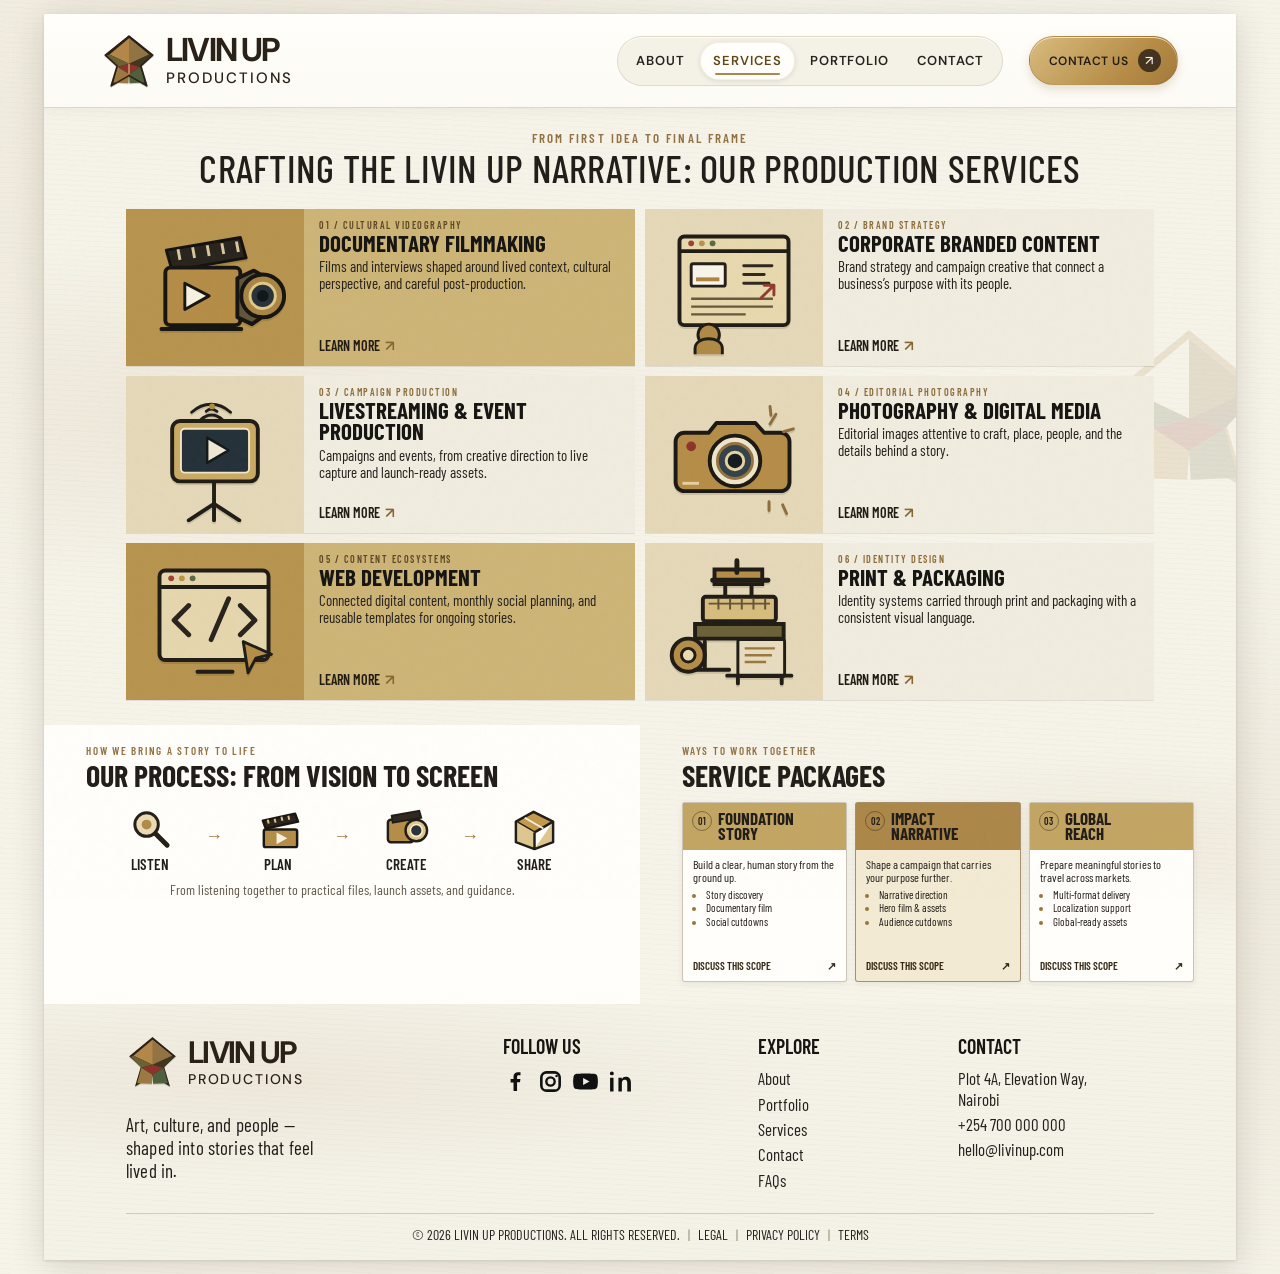
<file: services/index.html>
<!doctype html>
<html lang="en">
<head>
  <meta charset="utf-8">
  <meta name="viewport" content="width=device-width, initial-scale=1">
  <meta name="theme-color" content="#f6f3e8">
  <meta name="description" content="Explore Livin Up Productions services: documentary filmmaking, branded content, live production, photography, workshops and community screenings.">
  <title>Production Services — Livin Up Productions</title>
  <link rel="preconnect" href="https://fonts.googleapis.com">
  <link rel="preconnect" href="https://fonts.gstatic.com" crossorigin>
  <link href="https://fonts.googleapis.com/css2?family=Barlow+Condensed:wght@400;500;600;700&family=DM+Sans:wght@400;500;600;700&display=swap" rel="stylesheet">
  <link rel="stylesheet" href="/styles.css">
  <link rel="stylesheet" href="/services.css">
  <script src="/main.js" defer></script>
  <script src="/services.js" defer></script>
</head>
<body class="services-route">
  <a class="skip-link" href="#main-content">Skip to content</a>
  <div class="site-sheet">
    <header class="site-header" id="top">
      <a class="brand" href="/" aria-label="Livin Up Productions home">
        <svg class="brand-mark" viewBox="0 0 100 100" role="img" aria-labelledby="services-logo-title">
          <title id="services-logo-title">Faceted Livin Up jewel</title>
          <path d="M50 3 94 39 72 59 83 96 50 77 17 96 28 59 6 39Z" fill="#2b2118"/>
          <path d="M50 8 87 38 50 55 14 38Z" fill="#b28748"/>
          <path d="m50 8 0 47 37-17Z" fill="#927344"/>
          <path d="M14 38 50 55 29 61 9 40Z" fill="#6b6137"/>
          <path d="m87 38-37 17 21 6 20-21Z" fill="#403720"/>
          <path d="m50 55-21 6 21 13 21-13Z" fill="#8c332b"/>
          <path d="m29 61 21 13-1 17-28-1Z" fill="#9c7940"/>
          <path d="m71 61-21 13 1 17 28-1Z" fill="#4f603d"/>
          <path d="M50 55v19" stroke="#e1c48a" stroke-width="2"/>
          <path d="m50 4 44 35-22 20 11 37-33-19-33 19 11-37L6 39Z" fill="none" stroke="#2b2118" stroke-width="3" stroke-linejoin="round"/>
        </svg>
        <span class="brand-wordmark"><span>LIVIN UP</span><span>PRODUCTIONS</span></span>
      </a>
      <button class="menu-toggle" type="button" aria-expanded="false" aria-controls="primary-navigation" aria-label="Open navigation">
        <span></span><span></span>
      </button>
      <nav class="main-nav" id="primary-navigation" aria-label="Main navigation">
        <div class="nav-links">
          <a href="/about/">About</a>
          <a href="#services" aria-current="page">Services</a>
          <a href="/portfolio/">Portfolio</a>
          <a href="/contact/">Contact</a>
        </div>
        <a class="nav-cta" href="/contact/">Contact us <span aria-hidden="true">↗</span></a>
      </nav>
    </header>

    <main id="main-content" class="services-main">
      <section class="services-intro" id="services" aria-labelledby="services-title">
        <svg class="services-watermark" viewBox="0 0 100 100" aria-hidden="true">
          <path d="M50 3 94 39 72 59 83 96 50 77 17 96 28 59 6 39Z" fill="#b28748"/><path d="M50 8 87 38 50 55 14 38Z" fill="#f8f4e9"/><path d="m50 8 0 47 37-17Z" fill="#89703d"/><path d="M14 38 50 55 29 61 9 40Z" fill="#53613c"/><path d="m87 38-37 17 21 6 20-21Z" fill="#695030"/><path d="m50 55-21 6 21 13 21-13Z" fill="#8c332b"/><path d="m29 61 21 13-1 17-28-1Z" fill="#b28748"/><path d="m71 61-21 13 1 17 28-1Z" fill="#667046"/>
        </svg>
        <div class="services-inner">
          <p class="services-eyebrow">From first idea to final frame</p>
          <h1 id="services-title">Crafting the Livin Up narrative: our production services</h1>
          <div class="production-grid" id="service-cards">
            <article class="production-card production-card--feature" id="documentary-filmmaking">
              <div class="production-art" aria-hidden="true">
                <svg viewBox="0 0 150 140"><path d="m25 32 76-13 6 21-76 13z" fill="#29241d" stroke="#13120f" stroke-width="3" stroke-linejoin="round"/><path d="m37 31 2 11m13-13 2 11m13-13 2 11m13-13 2 11m13-13 2 11" stroke="#d9c69d" stroke-width="3"/><rect x="24" y="50" width="77" height="59" rx="5" fill="#b48d47" stroke="#171511" stroke-width="4"/><path d="m44 66 0 27 25-14z" fill="#f5f0df" stroke="#171511" stroke-width="3" stroke-linejoin="round"/><path d="m98 61 17-8 12 7v38l-14 10-15-7z" fill="#60563b" stroke="#171511" stroke-width="4" stroke-linejoin="round"/><circle cx="124" cy="79" r="22" fill="#a98545" stroke="#171511" stroke-width="4"/><circle cx="124" cy="79" r="13" fill="#293239" stroke="#dfc985" stroke-width="3"/><circle cx="124" cy="79" r="6" fill="#11171a"/><path d="m20 113 82 0" stroke="#171511" stroke-width="4" stroke-linecap="round"/></svg>
              </div>
              <div class="production-copy"><p class="service-number">01 / CULTURAL VIDEOGRAPHY</p><h2>Documentary filmmaking</h2><p>Films and interviews shaped around lived context, cultural perspective, and careful post-production.</p><button class="service-action" type="button" data-service-dialog-trigger="cultural-videography" data-inquiry-href="mailto:hello@livinup.com?subject=Cultural%20videography" aria-haspopup="dialog" aria-controls="service-detail-dialog" aria-label="Learn more about Documentary filmmaking">Learn more <span aria-hidden="true">↗</span></button></div>
            </article>

            <article class="production-card" id="corporate-branded-content">
              <div class="production-art" aria-hidden="true">
                <svg viewBox="0 0 150 140"><rect x="19" y="18" width="112" height="91" rx="5" fill="#e7d8ae" stroke="#201c16" stroke-width="4"/><path d="M20 33h110" stroke="#201c16" stroke-width="4"/><circle cx="31" cy="25" r="3" fill="#a33e34"/><circle cx="42" cy="25" r="3" fill="#bc9149"/><circle cx="53" cy="25" r="3" fill="#5c6944"/><rect x="31" y="46" width="35" height="23" rx="2" fill="#f7f4e9" stroke="#241f19" stroke-width="3"/><path d="M36 62h24" stroke="#ad8440" stroke-width="4"/><path d="M85 48h29m-29 9h21m-21 9h26" stroke="#302820" stroke-width="3" stroke-linecap="round"/><path d="M31 82h84m-84 8h84m-84 8h56" stroke="#68583d" stroke-width="2.5"/><circle cx="49" cy="119" r="11" fill="#b08a46" stroke="#201c16" stroke-width="3"/><path d="M35 139v-6c0-6 6-10 14-10s14 4 14 10v6" fill="#b08a46" stroke="#201c16" stroke-width="3"/><path d="m103 81 13-13m0 0v10m0-10h-10" stroke="#913a30" stroke-width="3" stroke-linecap="round" stroke-linejoin="round"/></svg>
              </div>
              <div class="production-copy"><p class="service-number">02 / BRAND STRATEGY</p><h2>Corporate branded content</h2><p>Brand strategy and campaign creative that connect a business’s purpose with its people.</p><button class="service-action" type="button" data-service-dialog-trigger="brand-strategy" data-inquiry-href="mailto:hello@livinup.com?subject=Brand%20strategy" aria-haspopup="dialog" aria-controls="service-detail-dialog" aria-label="Learn more about Corporate branded content">Learn more <span aria-hidden="true">↗</span></button></div>
            </article>

            <article class="production-card" id="livestreaming-event-production">
              <div class="production-art" aria-hidden="true">
                <svg viewBox="0 0 150 140"><rect x="31" y="36" width="88" height="62" rx="8" fill="#c9aa64" stroke="#201c16" stroke-width="4"/><rect x="40" y="44" width="70" height="45" rx="4" fill="#253139" stroke="#f2e5c5" stroke-width="2"/><path d="m67 53 0 26 22-13z" fill="#efe7d3" stroke="#141918" stroke-width="2.5" stroke-linejoin="round"/><path d="M74 99v22m-26 17 26-17 26 17m-26-17 0 17" fill="none" stroke="#201c16" stroke-width="4" stroke-linecap="round" stroke-linejoin="round"/><path d="M51 27c12-11 28-11 40 0m-31 8c7-7 16-7 23 0m-17-9c3-3 7-3 11 0" fill="none" stroke="#201c16" stroke-width="3" stroke-linecap="round"/><circle cx="72" cy="21" r="3" fill="#b08a46"/></svg>
              </div>
              <div class="production-copy"><p class="service-number">03 / CAMPAIGN PRODUCTION</p><h2>Livestreaming &amp; event production</h2><p>Campaigns and events, from creative direction to live capture and launch-ready assets.</p><button class="service-action" type="button" data-service-dialog-trigger="campaign-production" data-inquiry-href="mailto:hello@livinup.com?subject=Campaign%20production" aria-haspopup="dialog" aria-controls="service-detail-dialog" aria-label="Learn more about Livestreaming and event production">Learn more <span aria-hidden="true">↗</span></button></div>
            </article>

            <article class="production-card" id="photography-digital-media">
              <div class="production-art" aria-hidden="true">
                <svg viewBox="0 0 150 140"><path d="M24 48h25l8-10h40l9 10h17c5 0 9 4 9 9v42c0 5-4 9-9 9H24c-5 0-9-4-9-9V57c0-5 4-9 9-9Z" fill="#b58d48" stroke="#1c1915" stroke-width="4" stroke-linejoin="round"/><circle cx="76" cy="77" r="26" fill="#eee4c9" stroke="#1c1915" stroke-width="4"/><circle cx="76" cy="77" r="18" fill="#34424a" stroke="#937340" stroke-width="3"/><circle cx="76" cy="77" r="9" fill="#151b1e" stroke="#e4d2a0" stroke-width="3"/><circle cx="31" cy="62" r="5" fill="#8e332b"/><path d="m112 39 6-10m8 18 10-3m-23-14-1-9m-1 107v-9m18 12-4-9" stroke="#8e6e3b" stroke-width="3" stroke-linecap="round"/><path d="M22 100h17" stroke="#e6d19c" stroke-width="3"/></svg>
              </div>
              <div class="production-copy"><p class="service-number">04 / EDITORIAL PHOTOGRAPHY</p><h2>Photography &amp; digital media</h2><p>Editorial images attentive to craft, place, people, and the details behind a story.</p><button class="service-action" type="button" data-service-dialog-trigger="editorial-photography" data-inquiry-href="mailto:hello@livinup.com?subject=Editorial%20photography" aria-haspopup="dialog" aria-controls="service-detail-dialog" aria-label="Learn more about Photography and digital media">Learn more <span aria-hidden="true">↗</span></button></div>
            </article>

            <article class="production-card production-card--feature">
              <div class="production-art" aria-hidden="true">
                <svg viewBox="0 0 150 140"><rect x="18" y="18" width="112" height="92" rx="6" fill="#e5d6ad" stroke="#201c16" stroke-width="4"/><path d="M19 35h110" stroke="#201c16" stroke-width="4"/><circle cx="30" cy="26" r="3" fill="#a33e34"/><circle cx="41" cy="26" r="3" fill="#bb9148"/><circle cx="52" cy="26" r="3" fill="#5c6944"/><path d="m48 54-15 15 15 15m53-30 15 15-15 15m-12-37L71 89" fill="none" stroke="#29241d" stroke-width="5" stroke-linecap="round" stroke-linejoin="round"/><path d="m104 91 29 13-16 4-8 15z" fill="#b58d48" stroke="#201c16" stroke-width="3" stroke-linejoin="round"/><path d="M57 122h36" stroke="#201c16" stroke-width="4" stroke-linecap="round"/></svg>
              </div>
              <div class="production-copy"><p class="service-number">05 / CONTENT ECOSYSTEMS</p><h2>Web development</h2><p>Connected digital content, monthly social planning, and reusable templates for ongoing stories.</p><button class="service-action" type="button" data-service-dialog-trigger="content-ecosystems" data-inquiry-href="mailto:hello@livinup.com?subject=Content%20ecosystems" aria-haspopup="dialog" aria-controls="service-detail-dialog" aria-label="Learn more about Web development">Learn more <span aria-hidden="true">↗</span></button></div>
            </article>

            <article class="production-card">
              <div class="production-art" aria-hidden="true">
                <svg viewBox="0 0 150 140"><path d="M55 17h49v15H55z" fill="#b58d48" stroke="#201c16" stroke-width="4"/><path d="M78 8v12m-25 8h57" stroke="#201c16" stroke-width="5" stroke-linecap="round"/><path d="M66 32v13m27-13v13" stroke="#201c16" stroke-width="4"/><rect x="43" y="45" width="75" height="25" rx="3" fill="#d6bd7e" stroke="#201c16" stroke-width="4"/><path d="M49 52h63m-53-5v11m12-11v11m12-11v11m12-11v11m12-11v11" stroke="#655235" stroke-width="2"/><path d="M35 73h91v15H35z" fill="#6b6137" stroke="#201c16" stroke-width="4"/><circle cx="28" cy="105" r="17" fill="#b58d48" stroke="#201c16" stroke-width="4"/><circle cx="28" cy="105" r="7" fill="#eadbb4" stroke="#201c16" stroke-width="3"/><path d="M45 91v29m-10 0h35m37-31v33" stroke="#201c16" stroke-width="4" stroke-linecap="round"/><rect x="79" y="89" width="48" height="38" rx="2" fill="#e8dcc0" stroke="#201c16" stroke-width="3"/><path d="M86 98h31m-31 7h28m-28 7h22" stroke="#9a783e" stroke-width="2.5"/><path d="M68 126h66m-55 0 0 8m45-8v8" stroke="#201c16" stroke-width="4" stroke-linecap="round"/></svg>
              </div>
              <div class="production-copy"><p class="service-number">06 / IDENTITY DESIGN</p><h2>Print &amp; packaging</h2><p>Identity systems carried through print and packaging with a consistent visual language.</p><button class="service-action" type="button" data-service-dialog-trigger="identity-design" data-inquiry-href="mailto:hello@livinup.com?subject=Identity%20design%20and%20print" aria-haspopup="dialog" aria-controls="service-detail-dialog" aria-label="Learn more about Print and packaging">Learn more <span aria-hidden="true">↗</span></button></div>
            </article>
          </div>
        </div>
      </section>

      <section class="services-lower" aria-label="Our process and service packages">
        <div class="process-panel" id="process">
          <p class="services-eyebrow">How we bring a story to life</p>
          <h2 class="lower-heading">Our process: from vision to screen</h2>
          <ol class="process-steps">
            <li class="process-step"><svg viewBox="0 0 48 48" aria-hidden="true"><circle cx="20" cy="20" r="12" fill="#eadbb4" stroke="#251f18" stroke-width="3"/><path d="m29 29 12 12" stroke="#251f18" stroke-width="5" stroke-linecap="round"/><circle cx="20" cy="20" r="5" fill="#b28a48"/></svg><span>Listen</span></li>
            <li class="process-step"><svg viewBox="0 0 48 48" aria-hidden="true"><path d="M8 16 41 9l3 8-33 7Z" fill="#2b241c" stroke="#191611" stroke-width="2.5" stroke-linejoin="round"/><path d="m13 15 1 4m6-5 1 4m6-6 1 4m6-5 1 4" stroke="#dfc68d" stroke-width="2"/><rect x="9" y="25" width="34" height="18" rx="2" fill="#b58d48" stroke="#191611" stroke-width="2.5"/><path d="m22 28 0 12 11-6z" fill="#f5f0df"/></svg><span>Plan</span></li>
            <li class="process-step"><svg viewBox="0 0 48 48" aria-hidden="true"><rect x="5" y="15" width="26" height="23" rx="3" fill="#b58d48" stroke="#201c16" stroke-width="2.5"/><circle cx="34" cy="26" r="11" fill="#dfc78f" stroke="#201c16" stroke-width="2.5"/><circle cx="34" cy="26" r="6" fill="#28333a" stroke="#fff0cb" stroke-width="1.5"/><path d="m9 11 28-5 2 7-29 5z" fill="#302820" stroke="#201c16" stroke-width="2"/></svg><span>Create</span></li>
            <li class="process-step"><svg viewBox="0 0 48 48" aria-hidden="true"><path d="m5 17 18-10 20 10-19 11Z" fill="#c39a4b" stroke="#211c16" stroke-width="2.5" stroke-linejoin="round"/><path d="m5 17 0 21 19 7V28m19-11v21l-19 7" fill="#ddc78f" stroke="#211c16" stroke-width="2.5" stroke-linejoin="round"/><path d="m14 13 19 11" stroke="#f5eedb" stroke-width="2"/></svg><span>Share</span></li>
          </ol>
          <p class="process-note">From listening together to practical files, launch assets, and guidance.</p>
        </div>

        <div class="packages-panel" id="packages">
          <p class="services-eyebrow">Ways to work together</p>
          <h2 class="lower-heading">Service packages</h2>
          <div class="package-grid">
            <article class="package-card">
              <div class="package-top"><span>01</span><h3>Foundation<br>Story</h3></div>
              <p>Build a clear, human story from the ground up.</p>
              <ul><li>Story discovery</li><li>Documentary film</li><li>Social cutdowns</li></ul>
              <a href="mailto:hello@livinup.com?subject=Foundation%20Story%20package">Discuss this scope <span aria-hidden="true">↗</span></a>
            </article>
            <article class="package-card package-card--feature">
              <div class="package-top"><span>02</span><h3>Impact<br>Narrative</h3></div>
              <p>Shape a campaign that carries your purpose further.</p>
              <ul><li>Narrative direction</li><li>Hero film &amp; assets</li><li>Audience cutdowns</li></ul>
              <a href="mailto:hello@livinup.com?subject=Impact%20Narrative%20package">Discuss this scope <span aria-hidden="true">↗</span></a>
            </article>
            <article class="package-card">
              <div class="package-top"><span>03</span><h3>Global<br>Reach</h3></div>
              <p>Prepare meaningful stories to travel across markets.</p>
              <ul><li>Multi-format delivery</li><li>Localization support</li><li>Global-ready assets</li></ul>
              <a href="mailto:hello@livinup.com?subject=Global%20Reach%20package">Discuss this scope <span aria-hidden="true">↗</span></a>
            </article>
          </div>
        </div>
      </section>
      <dialog class="home-service-dialog service-detail-dialog" id="service-detail-dialog" aria-labelledby="service-detail-title" aria-describedby="service-detail-description">
        <div class="home-service-dialog__layout">
          <div class="home-service-dialog__image-wrap" aria-hidden="true">
            <div class="services-dialog-art" data-service-dialog-art></div>
            <span class="home-service-dialog__image-note">Service illustration</span>
          </div>
          <div class="home-service-dialog__content">
            <button class="home-service-dialog__close" type="button" data-service-dialog-close aria-label="Close service details" autofocus><span aria-hidden="true">×</span></button>
            <p class="home-service-dialog__eyebrow" data-service-dialog-eyebrow></p>
            <h2 id="service-detail-title" data-service-dialog-title></h2>
            <p class="home-service-dialog__description" id="service-detail-description" data-service-dialog-description></p>
            <h3 class="home-service-dialog__list-heading">Possible deliverables</h3>
            <ul class="home-service-dialog__list" data-service-dialog-list></ul>
            <div class="home-service-dialog__actions">
              <a class="home-service-dialog__link" data-service-dialog-inquiry href="mailto:hello@livinup.com"><span data-service-dialog-inquiry-label>Inquire about this service</span><span aria-hidden="true">↗</span></a>
              <a class="home-service-dialog__link home-service-dialog__link--secondary" href="/contact/"><span>Contact us</span><span aria-hidden="true">↗</span></a>
            </div>
          </div>
        </div>
      </dialog>
    </main>

    <footer class="site-footer" id="inquiry">
      <div class="footer-main">
        <div class="footer-brand">
          <a class="brand brand--footer" href="/" aria-label="Livin Up Productions home">
            <svg class="brand-mark" viewBox="0 0 100 100" aria-hidden="true"><path d="M50 3 94 39 72 59 83 96 50 77 17 96 28 59 6 39Z" fill="#2b2118"/><path d="M50 8 87 38 50 55 14 38Z" fill="#b28748"/><path d="m50 8 0 47 37-17Z" fill="#927344"/><path d="M14 38 50 55 29 61 9 40Z" fill="#6b6137"/><path d="m87 38-37 17 21 6 20-21Z" fill="#403720"/><path d="m50 55-21 6 21 13 21-13Z" fill="#8c332b"/><path d="m29 61 21 13-1 17-28-1Z" fill="#9c7940"/><path d="m71 61-21 13 1 17 28-1Z" fill="#4f603d"/></svg>
            <span class="brand-wordmark"><span>LIVIN UP</span><span>PRODUCTIONS</span></span>
          </a>
          <p>Art, culture, and people —<br>shaped into stories that feel<br>lived in.</p>
        </div>
        <div class="footer-column footer-social">
          <h2>Follow us</h2>
          <div class="social-links">
            <a href="https://www.facebook.com/" aria-label="Facebook" target="_blank" rel="noreferrer"><svg viewBox="0 0 24 24" aria-hidden="true"><path d="M13.5 21v-8.2h2.8l.4-3.2h-3.2V7.5c0-.9.3-1.5 1.6-1.5h1.7V3.1c-.3 0-1.3-.1-2.5-.1-2.5 0-4.2 1.5-4.2 4.3v2.4H7.3v3.2h2.8V21z" fill="currentColor"/></svg></a>
            <a href="https://www.instagram.com/" aria-label="Instagram" target="_blank" rel="noreferrer"><svg viewBox="0 0 24 24" aria-hidden="true"><rect x="3.2" y="3.2" width="17.6" height="17.6" rx="5" fill="none" stroke="currentColor" stroke-width="2.5"/><circle cx="12" cy="12" r="4" fill="none" stroke="currentColor" stroke-width="2.3"/><circle cx="17.8" cy="6.7" r="1.2" fill="currentColor"/></svg></a>
            <a href="https://www.youtube.com/" aria-label="YouTube" target="_blank" rel="noreferrer"><svg viewBox="0 0 24 24" aria-hidden="true"><path d="M23.4 7a3 3 0 0 0-2.1-2.1C19.5 4.4 12 4.4 12 4.4s-7.5 0-9.3.5A3 3 0 0 0 .6 7 31 31 0 0 0 .1 12a31 31 0 0 0 .5 5 3 3 0 0 0 2.1 2.1c1.8.5 9.3.5 9.3.5s7.5 0 9.3-.5a3 3 0 0 0 2.1-2.1 31 31 0 0 0 .5-5 31 31 0 0 0-.5-5zM9.7 15.4V8.6L15.9 12z" fill="currentColor"/></svg></a>
            <a href="https://www.linkedin.com/" aria-label="LinkedIn" target="_blank" rel="noreferrer"><svg viewBox="0 0 24 24" aria-hidden="true"><path d="M5.3 8.4H2v13.3h3.3zM3.7 2.3a1.9 1.9 0 1 0 0 3.8 1.9 1.9 0 0 0 0-3.8M22 13.3c0-4-2.1-5.8-4.9-5.8a4.2 4.2 0 0 0-3.8 2.1V8.4H10v13.3h3.3v-7.4c0-2 .4-3.9 2.8-3.9s2.4 2.2 2.4 4v7.3H22z" fill="currentColor"/></svg></a>
          </div>
        </div>
        <div class="footer-column">
          <h2>Explore</h2>
          <a href="/about/">About</a>
          <a href="/portfolio/">Portfolio</a>
          <a href="/services/">Services</a>
          <a href="/contact/">Contact</a>
          <a href="mailto:hello@livinup.com?subject=Frequently%20asked%20questions">FAQs</a>
        </div>
        <div class="footer-column footer-contact">
          <h2>Contact</h2>
          <p>Plot 4A, Elevation Way,<br>Nairobi</p>
          <a href="tel:+254700000000">+254 700 000 000</a>
          <a href="mailto:hello@livinup.com">hello@livinup.com</a>
        </div>
      </div>
      <div class="footer-legal"><span>© 2026 Livin Up Productions. All rights reserved.</span><span class="legal-divider" aria-hidden="true">|</span><a href="mailto:hello@livinup.com?subject=Legal%20information">Legal</a><span class="legal-divider" aria-hidden="true">|</span><a href="mailto:hello@livinup.com?subject=Privacy%20policy">Privacy policy</a><span class="legal-divider" aria-hidden="true">|</span><a href="mailto:hello@livinup.com?subject=Terms">Terms</a></div>
    </footer>
  </div>
</body>
</html>
</file>
<file: styles.css>
:root {
  color-scheme: light;
  --paper: #f6f3e9;
  --sheet: #fffefa;
  --ink: #211d19;
  --muted-ink: #5c554b;
  --brass: #ad8749;
  --brass-light: #d8c295;
  --rule: rgba(77, 63, 40, .22);
  --display: 'Barlow Condensed', 'Arial Narrow', sans-serif;
  --body: 'DM Sans', Arial, sans-serif;
}

* { box-sizing: border-box; }
html { scroll-behavior: smooth; scroll-padding-top: 1.5rem; }
body {
  min-width: 320px;
  margin: 0;
  color: var(--ink);
  background-color: var(--paper);
  background-image: radial-gradient(ellipse at 17% 13%, rgba(177, 153, 105, .13), transparent 36%), radial-gradient(ellipse at 88% 73%, rgba(149, 126, 82, .10), transparent 33%), repeating-linear-gradient(3deg, rgba(86, 68, 42, .018) 0, rgba(86, 68, 42, .018) 1px, transparent 1px, transparent 5px);
  font-family: var(--body);
  -webkit-font-smoothing: antialiased;
}
body::before {
  position: fixed;
  z-index: 5;
  pointer-events: none;
  inset: 0;
  content: '';
  opacity: .11;
  background-image: url("data:image/svg+xml,%3Csvg viewBox='0 0 180 180' xmlns='http://www.w3.org/2000/svg'%3E%3Cfilter id='n'%3E%3CfeTurbulence type='fractalNoise' baseFrequency='.84' numOctaves='3' stitchTiles='stitch'/%3E%3C/filter%3E%3Crect width='100%25' height='100%25' filter='url(%23n)' opacity='.18'/%3E%3C/svg%3E");
}
a { color: inherit; }
a:focus-visible, button:focus-visible { outline: 2px solid var(--brass); outline-offset: 4px; }
.site-sheet {
  width: min(1192px, calc(100% - 52px));
  margin: 14px auto;
  overflow: clip;
  background: var(--sheet);
  box-shadow: 0 6px 32px rgba(56, 46, 29, .16), 0 1px 3px rgba(56, 46, 29, .14);
}
.skip-link {
  position: absolute;
  z-index: 20;
  top: 8px;
  left: 8px;
  transform: translateY(-160%);
  padding: 10px 14px;
  color: #fff;
  background: var(--ink);
}
.skip-link:focus { transform: translateY(0); }
.site-header {
  position: relative;
  z-index: 10;
  min-height: 94px;
  display: flex;
  align-items: center;
  justify-content: space-between;
  gap: 30px;
  padding: 13px clamp(22px, 4.6vw, 58px);
  background: linear-gradient(180deg, #fffefa 0%, #fcfaf4 100%);
  border-bottom: 1px solid rgba(173, 135, 73, .34);
  box-shadow: 0 3px 13px rgba(54, 43, 25, .045);
}
.brand {
  display: inline-flex;
  flex: 0 0 auto;
  align-items: center;
  gap: 10px;
  color: #2a2119;
  text-decoration: none;
}
.brand-mark { width: 54px; height: 58px; flex: none; filter: drop-shadow(0 1px 0 rgba(36, 28, 19, .2)); }
.brand-wordmark { display: flex; flex-direction: column; line-height: .9; white-space: nowrap; }
.brand-wordmark span:first-child { font: 700 33px/.91 var(--body); letter-spacing: -.055em; }
.brand-wordmark span:last-child { margin-top: 5px; font: 500 15px/1 var(--body); letter-spacing: .13em; }
.main-nav { display: flex; align-items: center; justify-content: flex-end; gap: clamp(13px, 2vw, 26px); }
.nav-links { display: flex; align-items: center; gap: 2px; padding: 5px; border: 1px solid rgba(116, 92, 52, .16); border-radius: 999px; background: #f4f1e7; box-shadow: inset 0 1px 0 rgba(255,255,255,.78); }
.nav-links > a {
  position: relative;
  display: inline-flex;
  align-items: center;
  justify-content: center;
  min-height: 38px;
  padding: 0 13px;
  border-radius: 999px;
  color: #26221e;
  font: 600 13px/1 var(--body);
  letter-spacing: .075em;
  text-decoration: none;
  text-transform: uppercase;
  transition: color .2s ease, background .2s ease, box-shadow .2s ease, transform .2s ease;
}
.nav-links > a:hover { color: #765622; background: rgba(255,254,250,.75); }
.nav-links > a[aria-current="page"] { color: #604719; background: #fffefa; box-shadow: 0 1px 5px rgba(54, 43, 25, .12), inset 0 0 0 1px rgba(173, 135, 73, .12); }
.nav-links > a[aria-current="page"]::after { position: absolute; right: 15px; bottom: 5px; left: 15px; height: 2px; border-radius: 2px; content: ''; background: var(--brass); }
.nav-cta {
  display: inline-flex;
  align-items: center;
  gap: 10px;
  margin-left: 0;
  padding: 12px 16px 12px 19px;
  border: 1px solid rgba(121, 83, 26, .25);
  border-radius: 999px;
  color: #241d15;
  background: linear-gradient(135deg, #d8bc7e, #b58b46 68%, #a27a3b);
  box-shadow: 0 4px 10px rgba(119, 88, 42, .19), inset 0 1px 0 rgba(255, 245, 218, .75);
  font: 600 12px/1 var(--body);
  letter-spacing: .035em;
  text-decoration: none;
  text-transform: uppercase;
  white-space: nowrap;
  transition: transform .2s ease, box-shadow .2s ease;
}
.nav-cta span { display: grid; width: 23px; height: 23px; place-items: center; border-radius: 50%; color: #f9f3e5; background: rgba(43, 33, 24, .82); font: 500 13px/1 var(--body); transition: transform .2s ease; }
.nav-cta:hover { transform: translateY(-2px); box-shadow: 0 6px 14px rgba(119, 88, 42, .26), inset 0 1px 0 rgba(255, 245, 218, .75); }
.nav-cta:hover span { transform: translate(1px, -1px); }
.menu-toggle { display: none; }

.hero {
  position: relative;
  isolation: isolate;
  overflow: hidden;
  color: #fffdf7;
  background: #10100d;
}
.hero-photo { position: relative; min-height: 425px; height: clamp(425px, 39vw, 530px); overflow: hidden; }
.hero-photo > img.hero-slide { position: absolute; inset: 0; width: 100%; height: 100%; object-fit: cover; object-position: center 47%; opacity: 0; transition: opacity .85s ease; }
.hero-photo > img.hero-slide.is-active { opacity: 1; }
.hero-shade { position: absolute; z-index: 1; inset: 0; background: linear-gradient(180deg, rgba(5, 7, 7, .05) 4%, rgba(5, 7, 7, .05) 48%, rgba(8, 8, 6, .74) 78%, rgba(7, 7, 6, .97) 100%), linear-gradient(90deg, rgba(5, 7, 7, .18), transparent 37%, transparent 68%, rgba(5, 7, 7, .18)); }
.hero-emblem {
  position: absolute;
  z-index: 2;
  top: 30%;
  left: 50%;
  width: clamp(146px, 21vw, 240px);
  height: auto;
  transform: translate(-50%, -50%);
  filter: drop-shadow(0 8px 9px rgba(0, 0, 0, .55));
}
.hero-copy { position: absolute; z-index: 3; inset: auto 20px 32px; text-align: center; }
.hero-slideshow-controls { position: absolute; z-index: 4; top: 14px; right: 18px; display: flex; align-items: center; gap: 6px; padding: 5px 7px; border: 1px solid rgba(255, 253, 247, .34); border-radius: 999px; background: rgba(13, 14, 12, .76); box-shadow: 0 4px 14px rgba(0, 0, 0, .22); backdrop-filter: blur(8px); }
.hero-slide-control { display: grid; width: 34px; height: 34px; flex: 0 0 auto; place-items: center; padding: 0; border: 1px solid rgba(255, 253, 247, .3); border-radius: 50%; color: #fffdf7; background: rgba(255, 255, 255, .08); font: 500 20px/1 var(--display); cursor: pointer; transition: border-color .2s ease, background .2s ease, transform .2s ease; }
.hero-slide-control:hover { transform: translateY(-1px); border-color: #dfc889; background: rgba(255, 255, 255, .16); }
.hero-slide-control:focus-visible { outline: 2px solid #f0d695; outline-offset: 3px; }
.hero-slide-control[data-hero-toggle] { font: 600 12px/1 var(--body); }
.hero-slide-count { min-width: 4ch; color: #f8f3e8; font: 600 10px/1 var(--body); letter-spacing: .12em; text-align: center; }
.hero-kicker {
  display: inline-block;
  margin-bottom: 8px;
  color: #e3c990;
  font: 500 14px/1.1 var(--display);
  letter-spacing: .19em;
  text-transform: uppercase;
}
.hero-copy h1 { margin: 0; color: #fffdf7; font: 500 clamp(35px, 4.3vw, 58px)/.99 var(--display); letter-spacing: .015em; text-transform: uppercase; text-shadow: 0 2px 12px rgba(0, 0, 0, .5); }
.hero-copy h1 span { display: inline-block; margin-top: 5px; }
.hero-actions { display: flex; align-items: center; justify-content: center; flex-wrap: wrap; gap: 9px; margin-top: 15px; }
.hero-action { display: inline-flex; align-items: center; justify-content: center; gap: 8px; min-height: 42px; padding: 9px 13px 9px 16px; border: 1px solid transparent; border-radius: 999px; font: 600 12px/1 var(--body); letter-spacing: .045em; text-decoration: none; text-transform: uppercase; transition: transform .2s ease, background .2s ease, border-color .2s ease, box-shadow .2s ease; }
.hero-action span { display: grid; width: 21px; height: 21px; place-items: center; border-radius: 50%; font: 500 13px/1 var(--body); transition: transform .2s ease; }
.hero-action--primary { color: #261e15; border-color: rgba(121, 83, 26, .26); background: linear-gradient(135deg, #dfc889, #b58b46); box-shadow: 0 3px 11px rgba(0, 0, 0, .22), inset 0 1px 0 rgba(255, 248, 225, .72); }
.hero-action--primary span { color: #f9f3e5; background: rgba(43, 33, 24, .82); }
.hero-action--secondary { color: #fffdf7; border-color: rgba(255, 253, 247, .58); background: rgba(13, 14, 12, .38); box-shadow: inset 0 1px 0 rgba(255, 255, 255, .15); }
.hero-action--secondary span { border: 1px solid rgba(255, 253, 247, .64); }
.hero-action:hover { transform: translateY(-2px); box-shadow: 0 5px 14px rgba(0, 0, 0, .24); }
.hero-action:hover span { transform: translate(1px, -1px); }
.film-rail { position: relative; z-index: 2; height: 30px; overflow: hidden; color: #d2c3a2; background: #0d0e0d; }
.film-rail--top { transform: rotate(-.8deg) scale(1.01); transform-origin: center; margin-bottom: -3px; }
.film-rail--bottom { transform: rotate(.45deg) scale(1.01); transform-origin: center; margin-top: -3px; }
.film-holes { position: absolute; inset: 5px 0; background: repeating-linear-gradient(90deg, transparent 0 19px, rgba(13, 14, 13, .96) 19px 32px, transparent 32px 53px); }
.film-rail::before, .film-rail::after { position: absolute; right: 0; left: 0; height: 1px; content: ''; background: rgba(194, 163, 107, .36); }
.film-rail::before { top: 2px; } .film-rail::after { bottom: 2px; }
.film-code, .film-reel-name { position: absolute; z-index: 1; top: 7px; font: 500 11px/1 var(--display); letter-spacing: .14em; text-transform: uppercase; }
.film-code--left { left: 7.5%; } .film-code--right { right: 7.5%; } .film-reel-name { left: 50%; transform: translateX(-50%); color: #c5b18b; letter-spacing: .22em; }

.services { padding: 26px clamp(24px, 7vw, 82px) 48px; background: #fffefa; }
.section-note { display: flex; align-items: center; gap: 13px; padding: 2px 1px 13px; }
.section-eyebrow, .section-count { color: #827762; font: 500 12px/1 var(--display); letter-spacing: .16em; text-transform: uppercase; }
.section-rule { height: 1px; flex: 1; background: var(--rule); }
.section-count { font-size: 11px; letter-spacing: .12em; }
.service-grid { display: grid; grid-template-columns: repeat(4, minmax(0, 1fr)); gap: 13px; }
.service-card {
  position: relative;
  display: block;
  min-width: 0;
  height: 178px;
  overflow: hidden;
  color: #fff;
  background: #211e19;
  text-decoration: none;
  isolation: isolate;
}
.service-card > img { position: absolute; z-index: -2; inset: 0; width: 100%; height: 100%; object-fit: cover; transition: transform .55s cubic-bezier(.2,.65,.3,1), filter .4s ease; }
.service-card:nth-child(2) > img { object-position: 56% center; }
.service-card:nth-child(4) > img { object-position: 54% center; }
.service-card > .card-wash { position: absolute; z-index: -1; inset: 0; background: linear-gradient(90deg, rgba(10, 10, 9, .94) 0%, rgba(13, 13, 11, .76) 43%, rgba(9, 9, 8, .25) 100%), linear-gradient(0deg, rgba(10, 10, 9, .37), transparent 58%); transition: opacity .3s ease; }
.card-copy { position: absolute; inset: 13px auto 12px 14px; display: flex; flex-direction: column; align-items: flex-start; max-width: 71%; }
.card-copy strong { display: block; margin-bottom: 4px; font: 600 21px/.94 var(--display); letter-spacing: .012em; text-transform: uppercase; }
.card-copy > span { margin-top: 1px; color: rgba(255, 255, 255, .94); font: 400 13px/1.2 var(--display); }
.card-copy em { margin-top: auto; color: #d5bd8c; font: normal 500 14px/1 var(--display); letter-spacing: .03em; text-transform: uppercase; }
.card-copy em b { display: inline-block; margin-left: 2px; font-family: var(--body); font-size: 13px; font-weight: 400; transition: transform .2s ease; }
.service-card:hover > img, .service-card:focus-visible > img { transform: scale(1.055); }
.service-card:hover .card-copy em b { transform: translate(2px, -2px); }
.service-card:hover > .card-wash { opacity: .89; }
.service-card--wide { grid-column: span 2; height: 171px; }
.service-card--wide .card-copy { inset: 15px auto 14px 17px; max-width: 47%; }
.service-card--wide .card-copy strong { font-size: 23px; }
.service-card--wide .card-copy > span { font-size: 15px; }
.service-card--wide .card-wash { background: linear-gradient(90deg, rgba(10, 10, 9, .94) 0%, rgba(13, 13, 11, .8) 43%, rgba(9, 9, 8, .18) 100%), linear-gradient(0deg, rgba(10, 10, 9, .38), transparent 58%); }
.play-mark { position: absolute; top: 50%; left: 76%; display: grid; width: 49px; height: 49px; transform: translate(-50%, -50%); place-items: center; border: 2px solid rgba(255, 255, 255, .95); border-radius: 50%; color: #fff; background: rgba(15, 15, 13, .28); font: 500 17px/1 var(--body); text-indent: 2px; text-shadow: 0 1px 4px rgba(0, 0, 0, .5); transition: transform .25s ease, background .25s ease; }
.service-card--wide:hover .play-mark { transform: translate(-50%, -50%) scale(1.07); background: rgba(173, 135, 73, .58); }

.site-footer { padding: 30px clamp(24px, 7vw, 82px) 16px; background-color: #f4f1e7; background-image: radial-gradient(ellipse at 20% 30%, rgba(171, 147, 99, .10), transparent 40%), repeating-linear-gradient(3deg, rgba(86, 68, 42, .02) 0, rgba(86, 68, 42, .02) 1px, transparent 1px, transparent 5px); }
.footer-main { display: grid; grid-template-columns: 1.75fr 1.1fr .8fr 1.05fr; gap: clamp(20px, 4vw, 50px); padding-bottom: 23px; }
.brand--footer { gap: 9px; }
.brand--footer .brand-mark { width: 53px; height: 56px; }
.brand--footer .brand-wordmark span:first-child { font-size: 31px; }
.brand--footer .brand-wordmark span:last-child { font-size: 14px; }
.footer-brand > p { margin: 18px 0 0; font: 400 19px/1.22 var(--display); letter-spacing: .008em; }
.footer-column { display: flex; flex-direction: column; align-items: flex-start; gap: 5px; }
.footer-column h2 { margin: 3px 0 7px; color: #171512; font: 600 20px/.95 var(--display); text-transform: uppercase; }
.footer-column > a, .footer-column > p { margin: 0; color: #24211c; font: 400 17px/1.2 var(--display); text-decoration: none; }
.footer-column > a:hover { color: #886931; text-decoration: underline; text-underline-offset: 3px; }
.footer-column > p { margin-bottom: 0; }
.social-links { display: flex; align-items: center; gap: 9px; }
.social-links a { display: grid; width: 26px; height: 26px; place-items: center; color: #111; transition: color .18s ease, transform .18s ease; }
.social-links a:hover { color: #96733c; transform: translateY(-2px); }
.social-links svg { display: block; width: 25px; height: 25px; }
.footer-legal { display: flex; align-items: center; justify-content: center; flex-wrap: wrap; gap: 8px; padding-top: 13px; border-top: 1px solid rgba(83, 70, 49, .22); color: #24211d; font: 400 14px/1.2 var(--display); text-align: center; text-transform: uppercase; }
.footer-legal a { text-decoration: none; }
.footer-legal a:hover { color: #886931; text-decoration: underline; text-underline-offset: 2px; }
.legal-divider { color: #93876f; }

@media (min-width: 1200px) {
  .service-card { height: 188px; }
  .service-card--wide { height: 179px; }
}
@media (max-width: 1020px) {
  .site-header { min-height: 86px; gap: 17px; padding-right: 24px; padding-left: 24px; }
  .brand-mark { width: 48px; height: 51px; }
  .brand-wordmark span:first-child { font-size: 29px; }
  .brand-wordmark span:last-child { font-size: 13px; }
  .main-nav { gap: 10px; }
  .nav-links { gap: 0; padding: 4px; }
  .nav-links > a { min-height: 34px; padding-right: 8px; padding-left: 8px; font-size: 11px; }
  .nav-cta { gap: 7px; padding: 10px 10px 10px 13px; font-size: 10px; }
  .nav-cta span { width: 20px; height: 20px; }
  .services { padding-right: 36px; padding-left: 36px; }
  .service-grid { grid-template-columns: repeat(2, minmax(0, 1fr)); }
  .service-card { height: 184px; }
  .service-card--wide { height: 184px; }
  .service-card--wide .card-copy { max-width: 55%; }
  .footer-main { grid-template-columns: 1.4fr 1fr 1fr; }
  .footer-brand { grid-row: span 2; }
}
@media (max-width: 760px) {
  .site-sheet { width: min(100% - 28px, 680px); margin: 10px auto; }
  .site-header { min-height: 78px; padding: 10px 20px; }
  .brand-mark { width: 43px; height: 47px; }
  .brand-wordmark span:first-child { font-size: 27px; }
  .brand-wordmark span:last-child { font-size: 12px; margin-top: 4px; }
  .menu-toggle { display: flex; flex-direction: column; gap: 5px; width: 42px; height: 42px; align-items: center; justify-content: center; padding: 0; border: 1px solid rgba(77, 63, 40, .22); border-radius: 50%; color: var(--ink); background: #faf8f1; cursor: pointer; }
  .menu-toggle span { display: block; width: 17px; height: 1.5px; background: currentColor; transition: transform .2s ease; }
  .menu-toggle[aria-expanded="true"] span:first-child { transform: translateY(3.25px) rotate(45deg); }
  .menu-toggle[aria-expanded="true"] span:last-child { transform: translateY(-3.25px) rotate(-45deg); }
  .main-nav { position: absolute; top: calc(100% - 1px); right: 0; left: 0; display: none; align-items: stretch; flex-direction: column; gap: 11px; padding: 14px 18px 18px; border: 1px solid rgba(177, 146, 88, .22); border-top: 0; border-radius: 0 0 13px 13px; background: #fffefa; box-shadow: 0 12px 18px rgba(38, 31, 21, .14); }
  .main-nav.is-open { display: flex; }
  .nav-links { display: grid; grid-template-columns: repeat(2, minmax(0, 1fr)); gap: 5px; padding: 5px; border-radius: 11px; }
  .nav-links > a { min-height: 44px; padding: 10px 8px; border-radius: 8px; font-size: 15px; }
  .nav-links > a[aria-current="page"]::after { right: 22px; bottom: 3px; left: 22px; }
  .main-nav .nav-cta { width: 100%; justify-content: center; padding: 13px 17px; }
  .hero-photo { min-height: 390px; height: clamp(390px, 78vw, 470px); }
  .hero-photo > img { object-position: 50% 50%; }
  .hero-emblem { top: 27%; width: clamp(132px, 25vw, 180px); }
  .hero-copy { inset: auto 14px 27px; }
  .hero-kicker { font-size: 12px; letter-spacing: .13em; }
  .hero-copy h1 { font-size: clamp(32px, 7vw, 46px); }
  .hero-actions { gap: 7px; margin-top: 12px; }
  .hero-action { min-height: 39px; padding: 8px 10px; font-size: 11px; }
  .hero-action span { width: 18px; height: 18px; font-size: 11px; }
  .services { padding: 24px 22px 32px; }
  .service-grid { gap: 10px; }
  .service-card { height: 175px; }
  .service-card--wide { height: 175px; }
  .card-copy { inset: 12px auto 11px 12px; }
  .card-copy strong { font-size: 20px; }
  .card-copy > span { font-size: 13px; }
  .service-card--wide .card-copy { inset: 13px auto 12px 14px; max-width: 57%; }
  .service-card--wide .card-copy strong { font-size: 22px; }
  .service-card--wide .card-copy > span { font-size: 14px; }
  .play-mark { width: 43px; height: 43px; left: 81%; font-size: 15px; }
  .site-footer { padding: 27px 23px 15px; }
  .footer-main { grid-template-columns: 1.3fr 1fr; gap: 26px 21px; }
  .footer-brand { grid-row: auto; }
  .footer-brand > p { margin-top: 14px; font-size: 18px; }
  .footer-column h2 { font-size: 19px; }
  .footer-column > a, .footer-column > p { font-size: 16px; }
  .footer-legal { gap: 6px; font-size: 13px; }
}
@media (max-width: 480px) {
  .site-sheet { width: min(100% - 18px, 430px); margin: 7px auto; }
  .site-header { min-height: 72px; padding: 9px 15px; }
  .brand { gap: 7px; }
  .brand-mark { width: 39px; height: 43px; }
  .brand-wordmark span:first-child { font-size: 24px; }
  .brand-wordmark span:last-child { font-size: 10px; letter-spacing: .15em; }
  .hero-photo { min-height: 390px; height: 112vw; max-height: 475px; }
  .hero-photo > img { object-position: center; }
  .hero-shade { background: linear-gradient(180deg, rgba(5, 7, 7, .02) 4%, rgba(5, 7, 7, .08) 43%, rgba(7, 7, 6, .7) 71%, rgba(7, 7, 6, .96) 100%); }
  .hero-emblem { top: 20%; width: 140px; }
  .hero-kicker { padding: 4px 9px 5px; border: 1px solid rgba(227, 201, 144, .35); border-radius: 999px; background: rgba(15, 15, 12, .72); box-shadow: 0 2px 8px rgba(0, 0, 0, .2); font-size: 10px; letter-spacing: .09em; }
  .hero-copy { inset: auto 11px 23px; }
  .hero-kicker { max-width: 280px; margin-bottom: 8px; font-size: 11px; line-height: 1.25; }
  .hero-copy h1 { font-size: clamp(31px, 9vw, 40px); line-height: .96; }
  .film-rail { height: 26px; }
  .film-holes { inset: 4px 0; }
  .film-code, .film-reel-name { top: 7px; font-size: 9px; }
  .services { padding: 20px 15px 28px; }
  .section-note { padding-bottom: 11px; }
  .service-grid { grid-template-columns: 1fr; gap: 10px; }
  .service-card, .service-card--wide { grid-column: auto; height: 174px; }
  .service-card:nth-child(5), .service-card:nth-child(6) { height: 186px; }
  .card-copy { left: 15px; max-width: 64%; }
  .card-copy strong, .service-card--wide .card-copy strong { font-size: 23px; }
  .card-copy > span, .service-card--wide .card-copy > span { font-size: 15px; }
  .service-card--wide .card-copy { left: 15px; max-width: 59%; }
  .play-mark { left: 80%; width: 47px; height: 47px; }
  .site-footer { padding: 25px 18px 14px; }
  .footer-main { grid-template-columns: 1fr 1fr; gap: 24px 13px; }
  .brand--footer .brand-mark { width: 42px; height: 47px; }
  .brand--footer .brand-wordmark span:first-child { font-size: 25px; }
  .brand--footer .brand-wordmark span:last-child { font-size: 11px; }
  .footer-brand > p { font-size: 16px; }
  .footer-column h2 { font-size: 18px; }
  .footer-column > a, .footer-column > p { font-size: 15px; }
  .social-links { gap: 5px; }
  .social-links a, .social-links svg { width: 23px; height: 23px; }
  .footer-legal { padding-top: 12px; gap: 5px; font-size: 11.5px; }
}
@media (prefers-reduced-motion: reduce) {
  *, *::before, *::after { scroll-behavior: auto !important; transition-duration: .01ms !important; animation-duration: .01ms !important; animation-iteration-count: 1 !important; }
}


.home-approach {
  position: relative;
  isolation: isolate;
  display: grid;
  grid-template-columns: minmax(0, .9fr) minmax(0, 1.1fr);
  align-items: center;
  gap: clamp(28px, 5vw, 70px);
  padding: 52px clamp(24px, 7vw, 82px);
  overflow: hidden;
  background-color: #f4f1e7;
  background-image: radial-gradient(ellipse at 11% 70%, rgba(174, 142, 80, .11), transparent 42%), repeating-linear-gradient(3deg, rgba(86, 68, 42, .018) 0, rgba(86, 68, 42, .018) 1px, transparent 1px, transparent 5px);
}
.home-approach-story { position: relative; z-index: 1; max-width: 450px; padding: 8px 0; }
.home-approach-eyebrow { display: flex; align-items: center; gap: 9px; margin: 0 0 13px; color: #806c48; font: 600 11px/1.2 var(--display); letter-spacing: .16em; text-transform: uppercase; }
.home-approach-eyebrow > span { width: 20px; height: 1px; flex: none; background: var(--brass); }
.home-approach-story h2 { max-width: 410px; margin: 0 0 15px; color: #211d19; font: 600 clamp(35px, 4vw, 51px)/.93 var(--display); letter-spacing: .006em; text-transform: uppercase; }
.home-approach-story > p:not(.home-approach-eyebrow) { max-width: 410px; margin: 0 0 20px; color: #4e473e; font: 400 15px/1.6 var(--body); }
.home-approach-link, .home-process-link { display: inline-flex; align-items: center; gap: 9px; color: #6b4e1e; font: 700 12px/1.25 var(--body); letter-spacing: .04em; text-decoration: none; text-transform: uppercase; text-underline-offset: 4px; }
.home-approach-link { padding-bottom: 5px; border-bottom: 1px solid rgba(133, 99, 45, .55); }
.home-approach-link span, .home-process-link span { transition: transform .2s ease; }
.home-approach-link:hover, .home-process-link:hover { color: #382915; text-decoration: underline; }
.home-approach-link:hover span, .home-process-link:hover span { transform: translate(2px, -2px); }
.home-process { position: relative; z-index: 1; min-width: 0; padding: clamp(20px, 2.8vw, 31px); border: 1px solid rgba(83, 70, 49, .2); background: rgba(255, 254, 250, .86); box-shadow: 0 7px 22px rgba(56, 46, 29, .06), inset 0 1px 0 rgba(255, 255, 255, .8); }
.home-process-heading { margin-bottom: 7px; padding-bottom: 13px; border-bottom: 1px solid var(--rule); }
.home-process-heading .home-approach-eyebrow { margin-bottom: 8px; }
.home-process-heading h3 { margin: 0; color: #211d19; font: 600 clamp(25px, 2.7vw, 34px)/.95 var(--display); text-transform: uppercase; }
.home-process-list { position: relative; display: grid; gap: 0; margin: 0; padding: 0; list-style: none; }
.home-process-list > li { display: grid; grid-template-columns: 34px minmax(0, 1fr); align-items: start; gap: 11px; padding: 11px 0; border-bottom: 1px solid rgba(83, 70, 49, .13); }
.home-process-number { display: grid; width: 30px; height: 30px; place-items: center; border: 1px solid rgba(173, 135, 73, .58); border-radius: 50%; color: #735728; background: #f6f1e3; font: 600 11px/1 var(--body); }
.home-process-copy { display: grid; grid-template-columns: minmax(116px, .55fr) minmax(0, 1fr); align-items: baseline; gap: 10px; padding-top: 4px; }
.home-process-copy h4 { margin: 0; color: #26221d; font: 600 18px/1 var(--display); text-transform: uppercase; }
.home-process-copy p { margin: 0; color: #635b50; font: 400 12px/1.4 var(--body); }
.home-process-link { margin-top: 15px; }

@media (max-width: 1020px) {
  .home-approach { gap: 24px; padding-right: 36px; padding-left: 36px; }
  .home-process { padding: 22px; }
  .home-process-copy { grid-template-columns: minmax(105px, .52fr) minmax(0, 1fr); gap: 7px; }
}
@media (max-width: 760px) {
  .home-approach { grid-template-columns: 1fr; gap: 26px; padding: 36px 22px; }
  .home-approach-story { max-width: 580px; }
  .home-approach-story h2, .home-approach-story > p:not(.home-approach-eyebrow) { max-width: 540px; }
  .home-process { padding: 24px; }
}
@media (max-width: 480px) {
  .home-approach { gap: 22px; padding: 30px 15px; }
  .home-approach-story h2 { max-width: 340px; font-size: clamp(35px, 10vw, 43px); }
  .home-approach-story > p:not(.home-approach-eyebrow) { font-size: 14px; }
  .home-process { padding: 20px 16px; }
  .home-process-heading h3 { font-size: 29px; }
  .home-process-copy { grid-template-columns: 1fr; gap: 4px; padding-top: 1px; }
  .home-process-copy h4 { font-size: 18px; }
  .home-process-copy p { font-size: 12px; }
}


.home-values { display: grid; gap: 0; margin: 19px 0 20px; padding: 0; list-style: none; border-top: 1px solid rgba(83, 70, 49, .15); }
.home-values li { display: grid; grid-template-columns: minmax(88px, .42fr) minmax(0, 1fr); gap: 12px; padding: 9px 0; border-bottom: 1px solid rgba(83, 70, 49, .15); }
.home-values strong { color: #30271e; font: 600 16px/1.1 var(--display); text-transform: uppercase; }
.home-values li > span { color: #635b50; font: 400 12px/1.4 var(--body); }
.home-story-actions { display: flex; flex-wrap: wrap; gap: 11px 19px; }
.home-process-heading h3 { max-width: 440px; }
.home-process-copy { grid-template-columns: minmax(76px, .34fr) minmax(0, 1fr); }
.home-selected-work { padding: 43px clamp(24px, 7vw, 82px) 48px; border-top: 1px solid rgba(83, 70, 49, .12); background: #fffdfa; }
.home-selected-work-intro { display: grid; grid-template-columns: minmax(0, 1.05fr) minmax(220px, .8fr); align-items: end; gap: 28px; margin-bottom: 21px; }
.home-selected-work-intro .home-approach-eyebrow { margin-bottom: 9px; }
.home-selected-work-intro h2 { max-width: 590px; margin: 0; color: #211d19; font: 600 clamp(30px, 3.1vw, 41px)/.95 var(--display); letter-spacing: .006em; text-transform: uppercase; }
.home-selected-work-intro > p { max-width: 440px; margin: 0 0 2px; color: #635b50; font: 400 14px/1.55 var(--body); }
.home-work-grid { display: grid; grid-template-columns: repeat(4, minmax(0, 1fr)); gap: 11px; }
.home-work-card { position: relative; display: flex; min-width: 0; min-height: 196px; flex-direction: column; padding: 20px 17px 17px; border: 1px solid rgba(83, 70, 49, .16); background: #f6f2e8; transition: transform .2s ease, border-color .2s ease, box-shadow .2s ease; }
.home-work-card::before { position: absolute; top: -1px; left: 16px; width: 34px; height: 3px; background: var(--brass); content: ""; }
.home-work-card:hover { transform: translateY(-3px); border-color: rgba(157, 117, 50, .48); box-shadow: 0 10px 24px rgba(49, 40, 25, .08); }
.home-work-meta { display: flex; justify-content: space-between; gap: 8px; margin-bottom: 15px; color: #816a43; font: 600 10px/1.2 var(--body); letter-spacing: .11em; text-transform: uppercase; }
.home-work-card h3 { margin: 0 0 8px; color: #27221c; font: 600 22px/1 var(--display); letter-spacing: .005em; text-transform: uppercase; }
.home-work-card p { margin: auto 0 0; color: #625a50; font: 400 12px/1.45 var(--body); }
.home-selected-work-footer { display: flex; justify-content: flex-end; margin-top: 19px; }

@media (max-width: 1020px) {
  .home-work-grid { grid-template-columns: repeat(2, minmax(0, 1fr)); }
  .home-work-card { min-height: 172px; }
}
@media (max-width: 760px) {
  .home-approach-story h2 { max-width: 560px; }
  .home-selected-work { padding: 35px 22px 39px; }
  .home-selected-work-intro { grid-template-columns: 1fr; gap: 10px; }
  .home-selected-work-intro > p { max-width: 570px; }
}
@media (max-width: 480px) {
  .home-values li { grid-template-columns: 86px minmax(0, 1fr); gap: 9px; }
  .home-values strong { font-size: 15px; }
  .home-values li > span { font-size: 11.5px; }
  .home-selected-work { padding: 31px 15px 35px; }
  .home-selected-work-intro h2 { font-size: clamp(30px, 9vw, 37px); }
  .home-work-grid { grid-template-columns: 1fr; gap: 9px; }
  .home-work-card { min-height: 0; padding: 18px 16px; }
  .home-work-meta { margin-bottom: 11px; }
  .home-work-card h3 { font-size: 23px; }
  .home-work-card p { margin-top: 5px; }
  .home-selected-work-footer { justify-content: flex-start; }
}

@media (max-width: 760px) {
  .hero-slideshow-controls { top: 11px; right: 12px; gap: 4px; padding: 4px 5px; }
  .hero-slide-control { width: 32px; height: 32px; }
}
@media (max-width: 480px) {
  .hero-slideshow-controls { top: 9px; right: 9px; }
  .hero-slide-control { width: 30px; height: 30px; }
  .hero-slide-count { font-size: 9px; }
}
@media (prefers-reduced-motion: reduce) {
  .hero-photo > img.hero-slide { transition: none; }
}


/* Homepage service cards open a native detail dialog. Keep their button reset
   explicit so they retain the photographic-card design across browsers. */
.service-card {
  width: 100%;
  padding: 0;
  border: 0;
  appearance: none;
  font: inherit;
  text-align: left;
  cursor: pointer;
}
.service-card:focus-visible {
  outline: 3px solid #dfc68d;
  outline-offset: 3px;
}

.home-service-dialog {
  width: min(850px, calc(100vw - 28px));
  max-width: calc(100vw - 28px);
  max-height: min(90vh, 760px);
  max-height: min(90dvh, 760px);
  margin: auto;
  padding: 0;
  overflow: auto;
  overscroll-behavior: contain;
  border: 1px solid rgba(181, 141, 72, .65);
  border-radius: 8px;
  color: #28231c;
  background: #f7f3e8;
  box-shadow: 0 24px 80px rgba(0, 0, 0, .42);
}
.home-service-dialog::backdrop {
  background: rgba(13, 14, 12, .78);
  backdrop-filter: blur(3px);
}
.home-service-dialog__layout {
  display: grid;
  grid-template-columns: minmax(0, .9fr) minmax(0, 1.1fr);
  align-items: stretch;
}
.home-service-dialog__image-wrap {
  position: relative;
  min-height: 440px;
  overflow: hidden;
  background: #292720;
}
.home-service-dialog__image-wrap img {
  position: absolute;
  inset: 0;
  width: 100%;
  height: 100%;
  object-fit: cover;
}
.home-service-dialog__image-note {
  position: absolute;
  right: 14px;
  bottom: 14px;
  padding: 7px 10px;
  border: 1px solid rgba(244, 232, 203, .32);
  border-radius: 2px;
  color: #f8f3e8;
  background: rgba(25, 23, 19, .76);
  font: 600 10px/1.2 var(--body);
  letter-spacing: .11em;
  text-transform: uppercase;
}
.home-service-dialog__content {
  position: relative;
  padding: 56px clamp(25px, 4vw, 42px) 34px;
}
.home-service-dialog__close {
  position: absolute;
  top: 14px;
  right: 14px;
  display: grid;
  width: 38px;
  height: 38px;
  place-items: center;
  padding: 0;
  border: 1px solid rgba(87, 67, 36, .38);
  border-radius: 50%;
  color: #322a1e;
  background: transparent;
  font: 400 27px/1 var(--body);
  cursor: pointer;
  transition: color .18s ease, background-color .18s ease, border-color .18s ease;
}
.home-service-dialog__close:hover,
.home-service-dialog__close:focus-visible {
  border-color: #8c6a31;
  color: #fffaf0;
  background: #382c1b;
}
.home-service-dialog__close:focus-visible,
.home-service-dialog__actions a:focus-visible {
  outline: 2px solid #8c6a31;
  outline-offset: 3px;
}
.home-service-dialog__eyebrow {
  margin: 0 44px 12px 0;
  color: #80683d;
  font: 700 10px/1.3 var(--body);
  letter-spacing: .16em;
  text-transform: uppercase;
}
.home-service-dialog__content h2 {
  margin: 0 0 14px;
  color: #211d19;
  font: 600 clamp(31px, 4vw, 43px)/.96 var(--display);
  letter-spacing: .015em;
  text-transform: uppercase;
}
.home-service-dialog__description {
  margin: 0 0 24px;
  color: #514a40;
  font: 400 15px/1.6 var(--body);
}
.home-service-dialog__list-heading {
  margin: 0 0 8px;
  color: #29241d;
  font: 600 12px/1.2 var(--body);
  letter-spacing: .09em;
  text-transform: uppercase;
}
.home-service-dialog__list {
  display: grid;
  gap: 0;
  margin: 0 0 24px;
  padding: 0;
  list-style: none;
}
.home-service-dialog__list li {
  position: relative;
  padding: 10px 8px 10px 18px;
  border-top: 1px solid rgba(78, 65, 44, .16);
  color: #514a40;
  font: 400 13px/1.4 var(--body);
}
.home-service-dialog__list li::before {
  position: absolute;
  top: 17px;
  left: 2px;
  width: 6px;
  height: 6px;
  border-radius: 50%;
  background: #ad8542;
  content: "";
}
.home-service-dialog__actions {
  display: flex;
  flex-wrap: wrap;
  align-items: center;
  gap: 10px;
}
.home-service-dialog__actions a {
  display: inline-flex;
  min-height: 42px;
  align-items: center;
  justify-content: center;
  gap: 10px;
  padding: 10px 14px;
  border: 1px solid #8a6934;
  color: #fffaf0;
  background: #30271c;
  font: 700 11px/1.2 var(--body);
  letter-spacing: .07em;
  text-decoration: none;
  text-transform: uppercase;
  transition: color .18s ease, background-color .18s ease;
}
.home-service-dialog__actions a:hover {
  color: #241e16;
  background: #dec894;
}
.home-service-dialog__actions .home-service-dialog__link--secondary {
  color: #4e422e;
  background: transparent;
}
.home-service-dialog__actions .home-service-dialog__link--secondary:hover {
  color: #241e16;
  background: #e8dec4;
}
.home-service-dialog__actions [hidden] {
  display: none !important;
}

@media (max-width: 680px) {
  .home-service-dialog {
    width: calc(100vw - 20px);
    max-width: calc(100vw - 20px);
    max-height: 90vh;
    max-height: 90dvh;
    border-radius: 6px;
  }
  .home-service-dialog__layout { grid-template-columns: 1fr; }
  .home-service-dialog__image-wrap { min-height: 0; height: clamp(175px, 43vw, 250px); }
  .home-service-dialog__content { padding: 27px 22px 24px; }
  .home-service-dialog__close { top: 12px; right: 12px; }
  .home-service-dialog__eyebrow { max-width: calc(100% - 48px); margin-right: 44px; }
  .home-service-dialog__content h2 { max-width: calc(100% - 4px); font-size: clamp(28px, 8vw, 36px); }
  .home-service-dialog__description { margin-bottom: 18px; font-size: 14px; }
  .home-service-dialog__list { margin-bottom: 18px; }
  .home-service-dialog__actions { align-items: stretch; flex-direction: column; }
  .home-service-dialog__actions a { justify-content: space-between; }
}

/* ============================================================
   GALLERY PAGE
   ============================================================ */
.gallery-main { background: #fffefa; }
.gallery-intro {
  position: relative;
  isolation: isolate;
  overflow: hidden;
  padding: 26px clamp(24px, 7vw, 82px) 27px;
  background-color: #f6f3e9;
  background-image: radial-gradient(ellipse at 16% 55%, rgba(171,147,99,.13), transparent 39%), repeating-linear-gradient(3deg, rgba(86,68,42,.021) 0, rgba(86,68,42,.021) 1px, transparent 1px, transparent 5px);
  text-align: center;
}
.gallery-eyebrow { margin: 0 0 4px; color: #927143; font: 600 13px/1.1 var(--display); letter-spacing: .15em; text-transform: uppercase; }
.gallery-intro h1 { margin: 0 0 10px; font: 500 clamp(35px,4vw,51px)/1 var(--display); letter-spacing: .005em; text-transform: uppercase; }
.gallery-lede { max-width: 500px; margin: 0 auto; color: var(--muted-ink); font: 400 clamp(16px,1.6vw,18px)/1.35 var(--body); }
.gallery-content { padding: 28px clamp(20px, 5vw, 72px) 48px; }
.gbar { display: flex; align-items: center; justify-content: space-between; gap: 12px; margin-bottom: 18px; flex-wrap: wrap; }
.mz { columns: 3; gap: 12px; }
.mz img { display: block; width: 100%; margin-bottom: 12px; break-inside: avoid; }

/* ============================================================
   STUDIO PAGE
   ============================================================ */
.studio-main { background: #fffefa; }
.studio-intro {
  padding: 32px clamp(24px, 7vw, 82px) 30px;
  background-color: #f6f3e9;
  background-image: radial-gradient(ellipse at 15% 50%, rgba(171,147,99,.12), transparent 41%), repeating-linear-gradient(3deg, rgba(86,68,42,.02) 0, rgba(86,68,42,.02) 1px, transparent 1px, transparent 5px);
}
.studio-eyebrow { margin: 0 0 5px; color: #927143; font: 600 13px/1.1 var(--display); letter-spacing: .15em; text-transform: uppercase; }
.studio-intro h1 { margin: 0 0 12px; font: 500 clamp(28px,3.5vw,46px)/1 var(--display); letter-spacing: .006em; text-transform: uppercase; }
.studio-lede { max-width: 580px; margin: 0; color: var(--muted-ink); font: 400 clamp(16px,1.65vw,20px)/1.4 var(--body); }
.studio-section { padding: 30px clamp(24px, 7vw, 82px); border-top: 1px solid var(--rule); }
.studio-pillars { display: grid; grid-template-columns: repeat(3, 1fr); gap: clamp(18px, 3vw, 40px); }
.studio-pillar { padding: 20px 22px; background: #f6f3e9; box-shadow: 0 1px 0 var(--rule); }
.studio-pillar-heading { margin: 0 0 8px; font: 700 clamp(22px,2.5vw,30px)/.95 var(--display); text-transform: uppercase; color: var(--ink); }
.studio-pillar p { margin: 0; font: 400 16px/1.4 var(--body); color: var(--muted-ink); }
.studio-principles h2 { margin: 0 0 16px; font: 700 clamp(26px,2.8vw,36px)/.95 var(--display); text-transform: uppercase; }
.studio-principles-list { margin: 0 0 22px; padding: 0 0 0 1.2em; display: flex; flex-direction: column; gap: 8px; }
.studio-principles-list li { font: 400 clamp(15px,1.55vw,18px)/1.4 var(--body); color: var(--muted-ink); }

/* ============================================================
   WORK PAGE
   ============================================================ */
.work-main { background: #fffefa; }
.work-intro {
  padding: clamp(32px,5vw,62px) clamp(24px,7vw,82px) clamp(28px,4vw,50px);
  background-color: #f6f3e9;
  background-image: radial-gradient(ellipse at 13% 52%, rgba(171,147,99,.14), transparent 40%), repeating-linear-gradient(3deg, rgba(86,68,42,.02) 0, rgba(86,68,42,.02) 1px, transparent 1px, transparent 5px);
}
.work-eyebrow { margin: 0 0 5px; color: #927143; font: 600 13px/1.1 var(--display); letter-spacing: .15em; text-transform: uppercase; }
.work-intro h1 { margin: 0 0 12px; font: 500 clamp(40px,5.5vw,68px)/.88 var(--display); letter-spacing: -.01em; text-transform: uppercase; }
.work-lede { max-width: 560px; margin: 0 0 18px; color: var(--muted-ink); font: 400 clamp(16px,1.65vw,20px)/1.38 var(--body); }
.work-tags { display: flex; flex-wrap: wrap; gap: 7px; }
.work-tags span { padding: 5px 11px; border: 1px solid rgba(118,94,58,.3); color: var(--muted-ink); font: 600 11px/1 var(--body); letter-spacing: .04em; text-transform: uppercase; }
.work-projects { padding: 28px clamp(20px,5vw,72px) 52px; }
.work-summary { display: grid; grid-template-columns: 1fr 1fr; gap: clamp(24px,4vw,54px); align-items: center; margin-bottom: 32px; padding-bottom: 28px; border-bottom: 1px solid var(--rule); }
.summary-copy h2 { margin: 0 0 10px; font: 700 clamp(24px,2.6vw,34px)/.95 var(--display); text-transform: uppercase; }
.summary-copy p { margin: 0; color: var(--muted-ink); font: 400 15px/1.4 var(--body); }
.meta-card ul { margin: 0; padding: 0 0 0 1.2em; display: flex; flex-direction: column; gap: 6px; }
.meta-card li { color: var(--muted-ink); font: 400 15px/1.3 var(--body); }
.project-list { display: flex; flex-direction: column; gap: 0; }
.project-item { display: grid; grid-template-columns: 160px 1fr; align-items: center; gap: 0; padding: 0; border: 0; border-bottom: 1px solid var(--rule); background: transparent; text-align: left; cursor: pointer; transition: background .18s ease; width: 100%; }
.project-item:hover { background: #f6f3e9; }
.mini-placeholder { width: 160px; height: 110px; overflow: hidden; background: #24231e; flex-shrink: 0; }
.mini-placeholder img, .mini-placeholder svg { display: block; width: 100%; height: 100%; object-fit: cover; }
.project-detail { padding: 18px 22px; }
.project-meta { display: flex; gap: 12px; margin-bottom: 5px; }
.project-meta span { color: var(--muted-ink); font: 500 12px/1 var(--display); letter-spacing: .08em; text-transform: uppercase; }
.project-detail h3 { margin: 0 0 6px; font: 700 clamp(18px,2vw,24px)/.95 var(--display); text-transform: uppercase; color: var(--ink); }
.project-detail p { margin: 0 0 8px; color: var(--muted-ink); font: 400 14px/1.35 var(--body); }
.project-results { display: flex; align-items: baseline; gap: 5px; margin-bottom: 6px; }
.project-results strong { font: 700 22px/1 var(--display); color: #7a5a28; }
.project-results small { font: 500 12px/1 var(--body); color: var(--muted-ink); text-transform: uppercase; letter-spacing: .04em; }
.project-detail b { color: var(--brass); font: 600 12px/1 var(--display); letter-spacing: .08em; text-transform: uppercase; }
/* Case study modal */
.case-modal-shell { position: relative; display: grid; grid-template-columns: 1fr 1fr; min-height: 400px; }
.case-modal-stage { background: #24231e; display: flex; flex-direction: column; }
.case-slide-stage { flex: 1; }
.case-slide-controls { display: flex; align-items: center; justify-content: center; gap: 10px; padding: 10px; }
.case-arrow { padding: 6px 12px; border: 1px solid rgba(255,255,255,.3); border-radius: 2px; color: #fff; background: transparent; cursor: pointer; }
.case-close { position: absolute; top: 10px; right: 10px; z-index: 2; padding: 6px 10px; border: 0; background: rgba(0,0,0,.5); color: #fff; cursor: pointer; font-size: 18px; }
.case-modal-copy { padding: 24px; overflow-y: auto; }

@media (max-width: 680px) {
  .studio-pillars { grid-template-columns: 1fr; }
  .work-summary { grid-template-columns: 1fr; }
  .project-item { grid-template-columns: 1fr; }
  .mini-placeholder { width: 100%; height: 180px; }
  .mz { columns: 2; }
  .case-modal-shell { grid-template-columns: 1fr; }
}
@media (max-width: 430px) {
  .mz { columns: 1; }
}
</file>
<file: services.css>
.services-main { background: #fffefa; }
.services-intro { position: relative; isolation: isolate; overflow: hidden; padding: 23px clamp(24px, 7vw, 82px) 25px; background-color: #f6f3e9; background-image: radial-gradient(ellipse at 15% 50%, rgba(171,147,99,.12), transparent 41%), repeating-linear-gradient(3deg, rgba(86,68,42,.02) 0, rgba(86,68,42,.02) 1px, transparent 1px, transparent 5px); }
.services-inner { position: relative; z-index: 1; }
.services-intro > .services-watermark { position: absolute; z-index: 0; top: 49%; right: -38px; width: 170px; opacity: .16; transform: translateY(-50%); }
.services-eyebrow { margin: 0 0 4px; color: #927143; font: 600 13px/1.1 var(--display); letter-spacing: .16em; text-align: center; text-transform: uppercase; }
.services-intro h1 { max-width: none; margin: 0 auto 21px; font: 500 clamp(29px, 3.1vw, 39px)/.98 var(--display); letter-spacing: .006em; text-align: center; text-transform: uppercase; }
.services-intro h1 span { display: inline-block; }
.production-grid { display: grid; grid-template-columns: repeat(2, minmax(0, 1fr)); gap: 10px; }
.production-card { position: relative; display: flex; min-width: 0; min-height: 145px; overflow: hidden; background: #f0ecdf; box-shadow: 0 1px 0 rgba(48, 38, 22, .1); transition: transform .2s ease, box-shadow .2s ease; }
.production-card:hover { transform: translateY(-2px); box-shadow: 0 5px 15px rgba(47, 37, 22, .12); }
.production-card--feature { background: #cdb476; }
.production-art { position: relative; display: grid; flex: 0 0 35%; min-width: 104px; place-items: center; overflow: hidden; background: #e4d8b8; }
.production-card--feature .production-art { background: #b7944e; }
.production-art svg { display: block; width: min(96%, 146px); height: auto; max-height: 137px; filter: drop-shadow(0 2px 0 rgba(35, 27, 18, .13)); }
.production-copy { display: flex; flex: 1; min-width: 0; flex-direction: column; align-items: flex-start; justify-content: center; padding: 11px 13px 10px; }
.service-number { margin: 0 0 3px; color: #8a6b36; font: 600 10px/1 var(--display); letter-spacing: .15em; text-transform: uppercase; }
.production-card--feature .service-number { color: #5e4725; }
.production-copy h2 { margin: 0 0 4px; color: #171512; font: 700 clamp(18px, 1.9vw, 23px)/.95 var(--display); text-transform: uppercase; }
.production-copy > p:not(.service-number) { margin: 0 0 6px; color: #24211c; font: 400 14px/1.13 var(--display); }
.service-action {
  display: inline-flex;
  align-items: center;
  gap: 5px;
  margin-top: auto;
  padding: 2px 0;
  border: 0;
  color: #211b14;
  background: transparent;
  font: 600 14px/1 var(--display);
  text-align: left;
  text-transform: uppercase;
  appearance: none;
  cursor: pointer;
}
.service-action span { color: #876632; font: 600 15px/1 var(--body); transition: transform .18s ease; }
.service-action:hover { color: #84632d; text-decoration: underline; text-underline-offset: 3px; }
.service-action:hover span { transform: translate(2px, -2px); }
.services-lower { display: grid; grid-template-columns: 1fr 1fr; align-items: stretch; background: #fffefa; }
.process-panel, .packages-panel { min-width: 0; padding: 20px clamp(21px, 4vw, 42px) 22px; }
.process-panel { background: #fffefa; }
.packages-panel { background-color: #f6f3e9; background-image: radial-gradient(ellipse at 80% 44%, rgba(171,147,99,.10), transparent 45%), repeating-linear-gradient(3deg, rgba(86,68,42,.018) 0, rgba(86,68,42,.018) 1px, transparent 1px, transparent 5px); }
.services-lower .services-eyebrow { margin-bottom: 4px; text-align: left; font-size: 11px; }
.lower-heading { margin: 0 0 13px; font: 700 clamp(22px, 2.35vw, 30px)/.95 var(--display); text-transform: uppercase; }
.process-steps { display: grid; grid-template-columns: repeat(5, minmax(0, 1fr)); gap: 0; margin: 16px 0 11px; padding: 0; list-style: none; }
.process-step { position: relative; display: flex; min-width: 0; flex-direction: column; align-items: center; gap: 5px; color: #211d18; text-align: center; }
.process-step:not(:last-child)::after { position: absolute; top: 21px; right: -9px; content: '→'; color: #9d7d43; font: 600 18px/1 var(--display); }
.process-step svg { display: block; width: 47px; height: 47px; }
.process-step span { font: 600 15px/.94 var(--display); text-transform: uppercase; }
.process-note { margin: 10px 0 0; color: #62584a; font: 400 14px/1.1 var(--display); text-align: center; }
.package-grid { display: grid; grid-template-columns: repeat(3, minmax(0,1fr)); gap: 8px; }
.package-card { display: flex; min-width: 0; min-height: 166px; flex-direction: column; padding: 9px 9px 8px; border: 1px solid rgba(96,76,41,.32); border-radius: 3px; background: #fffefa; box-shadow: 0 2px 6px rgba(51,40,23,.07); }
.package-card--feature { border-color: rgba(116,88,42,.6); background: #f3ead3; }
.package-top { display: flex; align-items: flex-start; gap: 6px; margin: -9px -9px 7px; padding: 7px 8px 6px; background: #c3a563; }
.package-card--feature .package-top { background: #ad8749; }
.package-top > span { display: grid; flex: 0 0 20px; width: 20px; height: 20px; place-items: center; border: 1px solid rgba(39,31,20,.43); border-radius: 50%; font: 600 10px/1 var(--display); }
.package-top h3 { margin: 0; font: 700 clamp(14px, 1.4vw, 17px)/.9 var(--display); text-transform: uppercase; }
.package-card > p { margin: 0 0 5px; font: 400 12px/1.08 var(--display); }
.package-card ul { display: grid; gap: 2px; margin: 0 0 9px; padding-left: 13px; font: 400 11px/1.05 var(--display); }
.package-card li::marker { color: #9a753b; }
.package-card > a { display: inline-flex; align-items: center; justify-content: space-between; gap: 4px; margin-top: auto; padding-top: 5px; color: #352816; font: 600 11px/1 var(--display); text-decoration: none; text-transform: uppercase; }
.package-card > a:hover { color: #83622e; text-decoration: underline; text-underline-offset: 2px; }

@media (min-width: 1150px) {
  .production-card { min-height: 157px; }
  .production-copy { padding-right: 16px; padding-left: 15px; }
  .production-copy > p:not(.service-number) { font-size: 15px; }
  .package-card { min-height: 180px; padding: 10px; }
  .package-top { margin: -10px -10px 8px; padding: 8px 9px; }
}
@media (max-width: 900px) {
  .production-grid { gap: 9px; }
  .production-card { min-height: 152px; }
  .production-art { flex-basis: 33%; min-width: 94px; }
  .production-copy { padding: 9px 10px; }
  .production-copy > p:not(.service-number) { font-size: 13px; }
  .services-lower { grid-template-columns: 1fr; }
  .process-panel, .packages-panel { padding-right: 34px; padding-left: 34px; }
  .package-card { min-height: 160px; }
}
@media (max-width: 640px) {
  .services-intro { padding: 22px 18px 24px; }
  .services-intro h1 { max-width: 490px; margin-bottom: 16px; font-size: clamp(30px, 7.4vw, 40px); }
  .production-grid { grid-template-columns: 1fr; gap: 9px; }
  .production-card { min-height: 143px; }
  .production-art { flex-basis: 34%; min-width: 112px; }
  .production-art svg { width: min(98%, 140px); }
  .production-copy { padding: 10px 14px; }
  .production-copy h2 { font-size: clamp(20px, 5.1vw, 24px); }
  .production-copy > p:not(.service-number) { font-size: 15px; }
  .service-action { font-size: 14px; }
  .services-lower { grid-template-columns: 1fr; }
  .process-panel, .packages-panel { padding: 21px 19px 22px; }
  .lower-heading { font-size: 26px; }
  .process-steps { grid-template-columns: repeat(2,minmax(0,1fr)); row-gap: 14px; margin-top: 13px; }
  .process-step:last-child { grid-column: 1 / -1; }
  .process-step:not(:last-child)::after { display: none; }
  .process-step span { font-size: 16px; }
  .package-grid { gap: 7px; }
  .package-card { min-height: 175px; padding: 8px; }
  .package-top { margin: -8px -8px 7px; padding: 7px; }
  .package-top h3 { font-size: 15px; }
  .package-card > p { font-size: 12px; }
  .package-card ul { font-size: 11px; }
  .package-card > a { font-size: 10px; }
}
@media (max-width: 390px) {
  .production-card { min-height: 150px; }
  .production-art { flex-basis: 32%; min-width: 100px; }
  .production-copy { padding-right: 10px; padding-left: 10px; }
  .production-copy h2 { font-size: 19px; }
  .production-copy > p:not(.service-number) { font-size: 14px; }
  .package-grid { grid-template-columns: 1fr; }
  .package-card { min-height: auto; padding: 10px; }
  .package-top { margin: -10px -10px 8px; padding: 8px 10px; }
  .package-top h3 { font-size: 17px; }
  .package-card > p, .package-card ul { font-size: 14px; }
  .package-card > a { font-size: 12px; }
}

@media (min-width: 761px) and (max-width: 1020px) {
  .services-route .site-footer .footer-main { grid-template-columns: 1.5fr 1fr .82fr 1fr; gap: clamp(12px, 2vw, 20px); }
  .services-route .footer-brand { grid-row: auto; }
  .services-route .brand--footer .brand-mark { width: 47px; height: 50px; }
  .services-route .brand--footer .brand-wordmark span:first-child { font-size: 28px; }
  .services-route .brand--footer .brand-wordmark span:last-child { font-size: 12px; }
  .services-route .footer-column h2 { font-size: 18px; }
  .services-route .footer-column > a, .services-route .footer-column > p { font-size: 15px; }
}


/* The current studio workflow is four stages: Listen, Plan, Create, Share. */
.process-steps { grid-template-columns: repeat(4, minmax(0, 1fr)); }
@media (max-width: 640px) {
  .process-step:last-child { grid-column: auto; }
}


/* Services dialog art reuses each card's existing inline SVG illustration. */
.services-dialog-art {
  position: absolute;
  inset: 0;
  display: grid;
  place-items: center;
  padding: clamp(22px, 5vw, 46px);
  background:
    radial-gradient(circle at 22% 18%, rgba(255, 255, 255, .28), transparent 35%),
    repeating-linear-gradient(135deg, rgba(43, 33, 24, .035) 0 1px, transparent 1px 11px),
    var(--service-art-base, #b7944e);
}
.services-dialog-art svg {
  position: relative;
  display: block;
  width: min(96%, 310px);
  height: auto;
  max-height: 320px;
  filter: drop-shadow(0 8px 10px rgba(33, 29, 25, .19));
}
.services-route .service-detail-dialog .home-service-dialog__image-note {
  right: 14px;
  bottom: 14px;
}
@media (max-width: 680px) {
  .services-dialog-art { padding: 16px; }
  .services-dialog-art svg { width: min(74%, 155px); max-height: 145px; }
}
</file>
